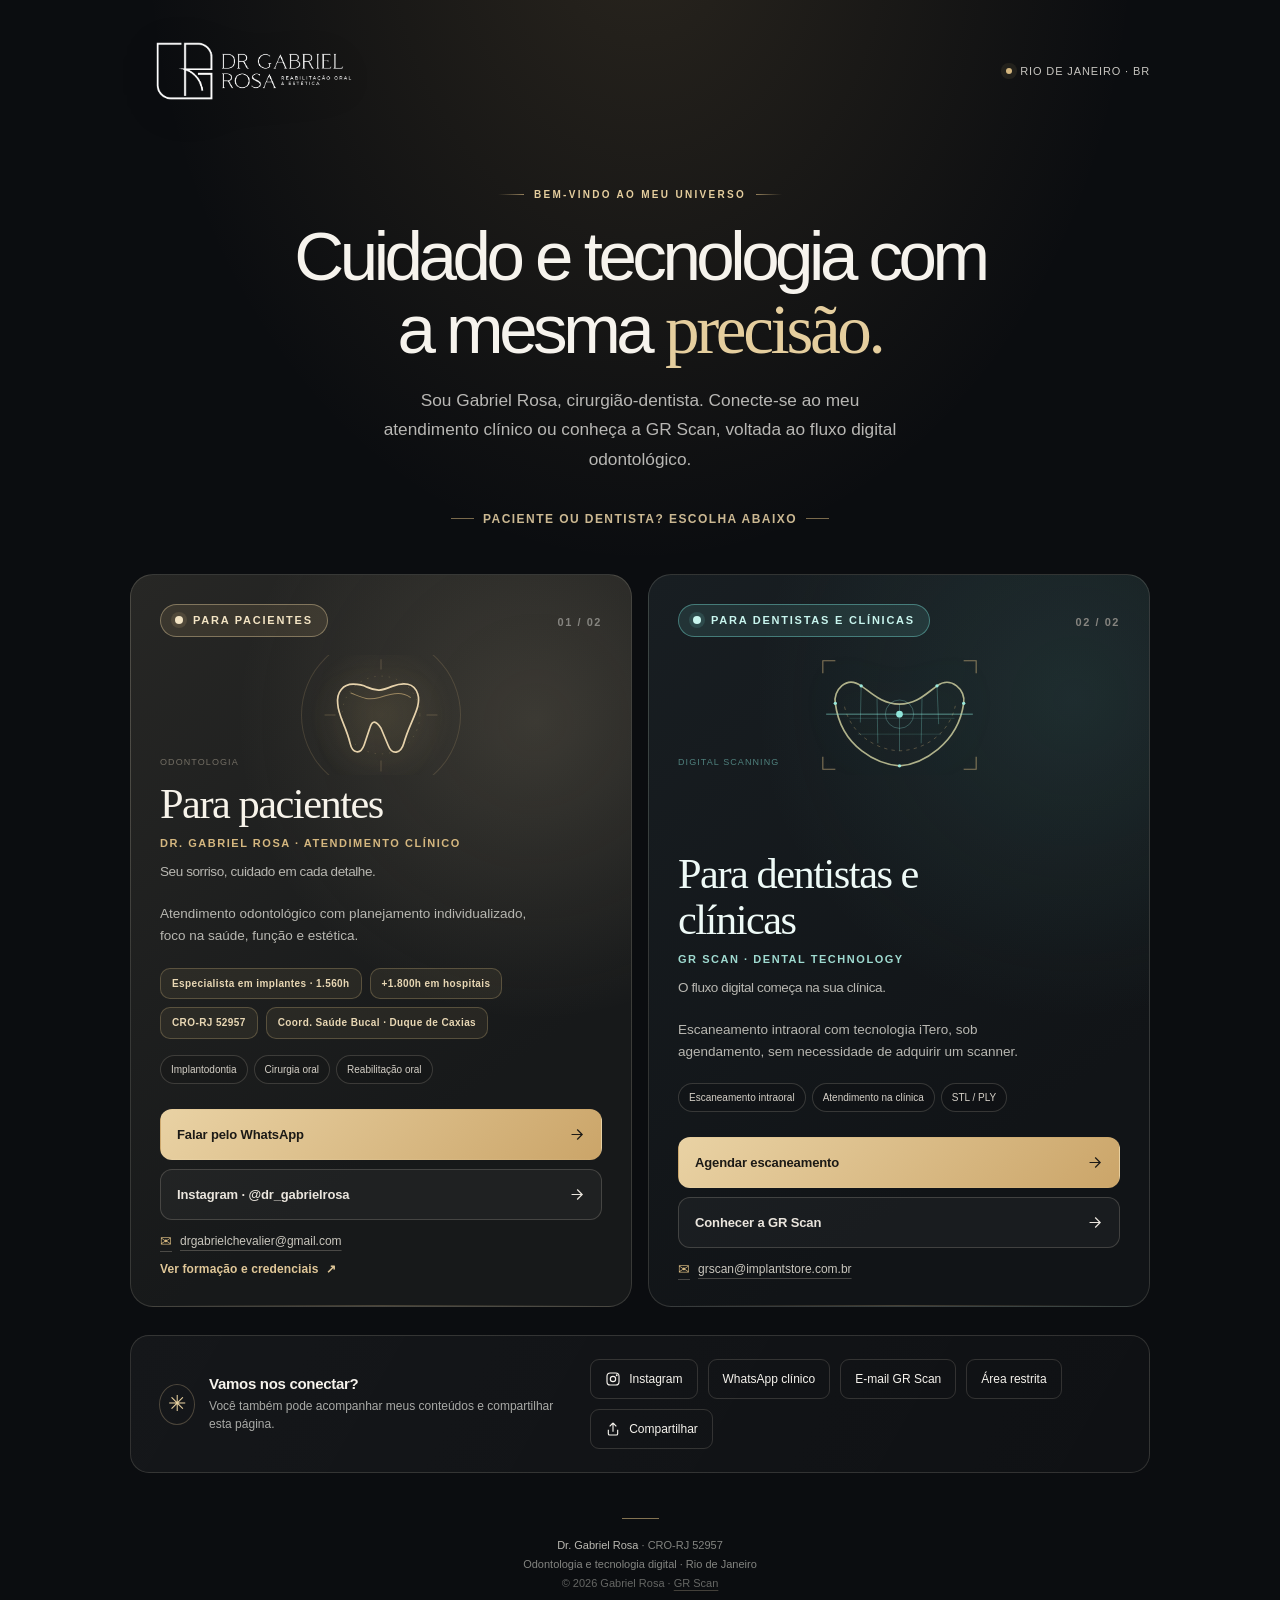
<file: index.html>
<!doctype html>
<html lang="pt-BR">
<head>
  <meta charset="utf-8">
  <meta name="viewport" content="width=device-width, initial-scale=1, viewport-fit=cover">
  <meta name="theme-color" content="#0b0d10">
  <meta name="description" content="Dr. Gabriel Rosa e GR Scan. Atendimento odontológico, cirurgia e reabilitação oral; escaneamento intraoral digital para clínicas no Rio de Janeiro.">
  <link rel="canonical" href="https://drgabrielrosa.implantstore.com.br/">
  <link rel="icon" href="favicon.ico" sizes="any">
  <meta property="og:type" content="website">
  <meta property="og:url" content="https://drgabrielrosa.implantstore.com.br/">
  <meta property="og:image" content="https://drgabrielrosa.implantstore.com.br/assets/img/brand/logo-horizontal.png">
  <meta property="og:title" content="Dr. Gabriel Rosa | GR Scan — Contatos e serviços">
  <meta property="og:description" content="Sua conexão com a odontologia e a tecnologia digital. Escolha atendimento odontológico ou escaneamento intraoral para sua clínica.">
  <title>Gabriel Rosa | Odontologia & GR Scan</title>
  <style>
    :root { color-scheme:dark; --bg:#0b0d10; --panel:#15171a; --panel2:#1d1e20; --txt:#f6f3ed; --muted:#a9aaa7; --gold:#d5b77f; --gold2:#e5ce9e; --line:rgba(225,215,197,.16); --teal:#70d6cd; --radius:23px; }
    *,*::before,*::after{box-sizing:border-box}
    html{scroll-behavior:smooth;scroll-padding-top:28px}
    body{margin:0;background:var(--bg);font-family:Inter,"Segoe UI",Arial,Helvetica,sans-serif;color:var(--txt);-webkit-font-smoothing:antialiased;min-width:320px}
    body::before{content:"";position:absolute;inset:0 0 auto;min-height:750px;pointer-events:none;background:radial-gradient(ellipse at 50% -12%,rgba(189,154,98,.17),transparent 55%);z-index:-1}
    a{color:inherit;text-decoration:none}button{font:inherit}button,a{-webkit-tap-highlight-color:transparent}
    :focus-visible{outline:2px solid #eccb91;outline-offset:4px}
    .wrap{width:min(100% - 44px,1020px);margin-inline:auto}
    .top{padding-top:35px;display:flex;align-items:center;justify-content:space-between;gap:12px}
    .identity{display:inline-flex;align-items:center;gap:11px;max-width:min(100%,520px)}
    .identity-logo{display:block;width:auto;height:clamp(52px,8.5vw,72px);object-fit:contain;object-position:left center;filter:drop-shadow(0 8px 18px rgba(0,0,0,.28))}
    .top-right{display:flex;align-items:center;gap:8px;color:#c7c5c0;font-size:11px;letter-spacing:.08em}.online{width:6px;height:6px;border-radius:50%;background:var(--gold);box-shadow:0 0 0 5px rgba(213,183,127,.09)}
    .intro{text-align:center;max-width:720px;margin:74px auto 48px}
    .eyebrow{display:inline-flex;align-items:center;gap:10px;color:var(--gold2);font-size:10px;letter-spacing:.23em;text-transform:uppercase;font-weight:650}
    .eyebrow::before,.eyebrow::after{content:"";height:1px;width:26px;background:linear-gradient(90deg,transparent,var(--gold));opacity:.65}.eyebrow::after{transform:rotate(180deg)}
    h1,h2,h3,p{margin:0}
    h1{font-size:clamp(2.55rem,5.4vw,5rem);font-weight:530;letter-spacing:-.065em;line-height:1.055;margin:20px auto 19px;max-width:750px}
    h1 em{font-style:normal;font-family:Georgia,"Times New Roman",serif;font-weight:400;letter-spacing:-.048em;color:var(--gold2)}
    .intro p{color:#b8b7b4;font-size:clamp(.94rem,1.9vw,1.08rem);line-height:1.7;max-width:515px;margin:auto}
    .hint{display:flex;justify-content:center;align-items:center;gap:9px;color:#cbb892;font-size:12px;letter-spacing:.12em;text-transform:uppercase;margin-top:38px;font-weight:650}
    .hint i{display:inline-block;width:23px;height:1px;background:rgba(213,183,127,.55)}
    .paths{display:grid;grid-template-columns:repeat(2,minmax(0,1fr));gap:16px;margin-bottom:28px}
    .path-card{position:relative;isolation:isolate;overflow:hidden;min-height:490px;border:1px solid var(--line);border-radius:var(--radius);padding:29px;display:flex;flex-direction:column;justify-content:space-between;transition:border-color .25s,transform .35s,box-shadow .35s}
    .path-card:hover{transform:translateY(-4px);box-shadow:0 28px 60px rgba(0,0,0,.25);border-color:rgba(229,206,158,.32)}
    .clinical{background:radial-gradient(circle at 81% 20%,rgba(205,187,152,.17),transparent 42%),linear-gradient(145deg,#272725,#17191a 70%)}
    .digital{background:radial-gradient(circle at 85% 17%,rgba(86,158,153,.15),transparent 43%),linear-gradient(145deg,#181e22,#111417 75%)}
    .path-card::after{content:"";position:absolute;left:29px;right:29px;bottom:0;height:1px;background:linear-gradient(90deg,transparent,rgba(211,185,137,.27),transparent)}
    .card-top{position:relative;z-index:2}
    .audience-head{display:flex;align-items:flex-start;justify-content:space-between;gap:12px;margin-bottom:18px}
    .audience-label{display:inline-flex;align-items:center;gap:10px;padding:10px 14px;border-radius:999px;border:1px solid rgba(229,206,158,.42);background:rgba(213,183,127,.12);color:#f3e4c4;font-size:11px;font-weight:700;letter-spacing:.16em;text-transform:uppercase;line-height:1}
    .audience-label::before{content:"";width:8px;height:8px;border-radius:50%;background:currentColor;box-shadow:0 0 0 4px rgba(213,183,127,.14)}
    .digital .audience-label{border-color:rgba(112,214,205,.45);background:rgba(112,214,205,.12);color:#c8f5ee}
    .digital .audience-label::before{box-shadow:0 0 0 4px rgba(112,214,205,.14)}
    .audience-num{color:#85847f;font-size:11px;font-weight:600;letter-spacing:.14em;text-transform:uppercase;padding-top:12px;white-space:nowrap}
    .card-visual{height:120px;position:relative;display:flex;align-items:center;justify-content:center;overflow:hidden;user-select:none;margin-bottom:6px}
    .clinical .card-visual::before{content:"";width:160px;height:160px;position:absolute;border:1px solid rgba(213,183,127,.18);border-radius:50%;background:radial-gradient(circle,rgba(214,184,122,.12),transparent 65%)}
    .card-visual svg{position:relative;z-index:1;width:132px;height:132px;max-width:50%;overflow:visible}
    .clinical .card-visual svg{filter:drop-shadow(0 9px 17px rgba(213,183,127,.18))}
    .digital .card-visual svg{width:175px;max-width:65%;filter:drop-shadow(0 0 20px rgba(95,209,194,.13))}
    .visual-corner{position:absolute;color:rgba(227,214,191,.42);font-size:9px;letter-spacing:.12em;text-transform:uppercase;bottom:8px;left:0}
    .digital .visual-corner{color:rgba(125,211,202,.55)}
    .card-content{position:relative;z-index:2}
    .audience-title{font-family:Georgia,"Times New Roman",serif;font-size:clamp(1.95rem,3.4vw,2.65rem);font-weight:500;letter-spacing:-.035em;line-height:1.08;max-width:360px;color:#f7f3ea;margin:0 0 10px}
    .digital .audience-title{color:#eefaf7}
    .card-kicker{font-size:11px;letter-spacing:.14em;text-transform:uppercase;color:var(--gold);font-weight:650;margin-bottom:10px}
    .digital .card-kicker{color:#9fdad0}
    .card-lead{font-size:clamp(1.05rem,2.1vw,1.28rem);font-weight:520;letter-spacing:-.03em;line-height:1.35;max-width:360px;color:#d9d4cb;margin:0}
    .card-content p{color:#b8b7b1;line-height:1.65;font-size:13.5px;margin:12px 0 20px;max-width:370px;min-height:unset}
    .trust-strip{display:flex;flex-wrap:wrap;gap:8px;margin:0 0 16px}
    .trust-strip span{display:inline-flex;align-items:center;padding:8px 11px;border-radius:10px;border:1px solid rgba(213,183,127,.28);background:rgba(213,183,127,.08);color:#e8d7b4;font-size:10px;font-weight:650;letter-spacing:.04em;line-height:1.35}
    .services{display:flex;flex-wrap:wrap;gap:6px;margin-bottom:25px}
    .services span{border:1px solid rgba(222,211,194,.19);background:rgba(0,0,0,.1);padding:8px 10px;font-size:10px;color:#d5d0c7;border-radius:999px}
    .actions{display:flex;flex-direction:column;gap:9px}
    .btn{display:flex;align-items:center;justify-content:space-between;gap:12px;padding:15px 16px;min-height:51px;font-size:13px;letter-spacing:-.01em;font-weight:620;border-radius:12px;border:1px solid transparent;transition:background .22s,transform .22s,border-color .22s,color .22s}
    .btn:active{transform:scale(.985)}
    .btn-primary{color:#1c1a16;background:linear-gradient(135deg,#e9d2a4,#cba569)}.btn-primary:hover{background:linear-gradient(135deg,#f1dbb3,#ddbd84)}
    .btn-secondary{color:#eae5dd;background:rgba(255,255,255,.035);border-color:rgba(225,215,197,.2)}.btn-secondary:hover{background:rgba(255,255,255,.085);border-color:rgba(225,215,197,.4)}
    .btn svg{width:17px;height:17px;flex:none;transition:transform .2s}.btn:hover svg{transform:translateX(3px)}
    .mail-link{align-self:flex-start;display:inline-flex;align-items:center;gap:8px;margin:4px 0 0;color:#c9c6bd;text-decoration:underline;text-decoration-color:rgba(225,215,197,.25);text-underline-offset:5px;font-size:12px;overflow-wrap:anywhere;transition:color .2s}.mail-link:hover{color:#f2dfbb}.mail-link span{font-size:14px;color:var(--gold)}
    .quick{border:1px solid var(--line);background:linear-gradient(120deg,rgba(255,255,255,.045),rgba(255,255,255,.018));border-radius:19px;padding:23px 28px;display:flex;align-items:center;justify-content:space-between;gap:20px}
    .quick .quick-copy{display:flex;align-items:center;gap:14px}
    .quick-icon{width:41px;height:41px;display:grid;place-items:center;border:1px solid rgba(227,199,151,.27);color:var(--gold2);border-radius:50%;font-size:22px}
    .quick h3{font-size:15px;letter-spacing:-.02em;font-weight:550}.quick p{font-size:12px;color:var(--muted);margin-top:5px;line-height:1.5}
    .mini-links{display:flex;flex-wrap:wrap;gap:10px}.mini-link{display:inline-flex;gap:8px;align-items:center;padding:11px 14px;border:1px solid rgba(225,215,197,.17);border-radius:9px;font-size:12px;transition:background .2s}.mini-link:hover{background:rgba(255,255,255,.08)}.mini-link svg{width:16px;height:16px}
    footer{padding:45px 0 37px;text-align:center}.footer-line{width:37px;height:1px;margin:0 auto 17px;background:var(--gold);opacity:.6}footer p{font-size:11px;color:#838480;line-height:1.7}footer a{text-decoration:underline;text-decoration-color:#565249;text-underline-offset:3px}footer b{color:#bbb9b2;font-weight:500}
    .reveal{opacity:1;transform:none}.reveal.show{opacity:1;transform:none}
    .toast{position:fixed;z-index:100;bottom:calc(22px + env(safe-area-inset-bottom));left:50%;transform:translate(-50%,15px);opacity:0;pointer-events:none;background:#f3ead8;color:#191919;border-radius:50px;padding:12px 18px;font-size:12px;box-shadow:0 12px 34px rgba(0,0,0,.4);transition:opacity .25s,transform .25s}.toast.show{opacity:1;transform:translate(-50%,0)}
    @media(max-width:760px){.wrap{width:min(100% - 36px,540px)}.top{padding-top:23px}.identity{max-width:min(78vw,340px)}.identity-logo{height:clamp(44px,11vw,58px)}.top-right{font-size:10px}.intro{margin:65px auto 35px}.intro h1{font-size:clamp(2.65rem,10vw,4.2rem);margin:17px auto}.intro p{max-width:360px;line-height:1.65}.hint{margin-top:28px;font-size:11px}.paths{grid-template-columns:1fr;gap:13px}.path-card{min-height:unset;padding:25px}.audience-title{font-size:clamp(1.85rem,7vw,2.35rem)}.card-visual{height:108px}.quick{flex-direction:column;align-items:stretch;gap:17px;padding:23px}.mini-links{display:grid;grid-template-columns:1fr 1fr}.mini-link{justify-content:center}footer{padding:38px 0}.eyebrow{font-size:9px}}
    @media(max-width:385px){.wrap{width:min(100% - 28px,540px)}.intro{margin-top:52px}.intro h1{font-size:2.55rem}.path-card{padding:22px}.audience-label{font-size:10px;padding:9px 12px}.mini-links{grid-template-columns:1fr}}
    @media(prefers-reduced-motion:reduce){*,*::before,*::after{scroll-behavior:auto!important;animation-duration:.01ms!important;transition-duration:.01ms!important}.reveal{opacity:1;transform:none}}
      .site-details-link{display:inline-flex;align-items:center;gap:7px;align-self:flex-start;color:#e0c798;font-size:12px;font-weight:600;letter-spacing:.01em;text-underline-offset:4px;line-height:1.4;margin-top:3px;transition:color .2s}
    .site-details-link:hover,.site-details-link:focus-visible{color:#fff2d2}
  </style>
</head>
<body>
  <main class="wrap">
    <header class="top" aria-label="Cabeçalho da página">
      <a href="#inicio" class="identity" aria-label="Dr Gabriel Rosa — Reabilitação Oral & Estética">
        <img class="identity-logo" src="assets/img/brand/logo-horizontal-on-dark.png" width="420" height="122" alt="Dr Gabriel Rosa — Reabilitação Oral & Estética" decoding="async">
      </a>
      <span class="top-right"><span class="online" aria-hidden="true"></span> RIO DE JANEIRO · BR</span>
    </header>

    <section class="intro reveal" id="inicio" aria-labelledby="hero-title">
      <span class="eyebrow">Bem-vindo ao meu universo</span>
      <h1 id="hero-title">Cuidado e tecnologia com a mesma <em>precisão.</em></h1>
      <p>Sou Gabriel Rosa, cirurgião-dentista. Conecte-se ao meu atendimento clínico ou conheça a GR Scan, voltada ao fluxo digital odontológico.</p>
      <div class="hint"><i></i>Paciente ou dentista? Escolha abaixo<i></i></div>
    </section>

    <section class="paths" aria-label="Escolha: paciente ou dentista">
      <article class="path-card clinical reveal" id="odontologia" aria-labelledby="clinical-title">
        <div class="card-top">
          <div class="audience-head">
            <span class="audience-label">Para pacientes</span>
            <span class="audience-num">01 / 02</span>
          </div>
          <div class="card-visual" aria-hidden="true">
            <svg viewBox="0 0 180 180" fill="none" xmlns="http://www.w3.org/2000/svg">
              <circle cx="90" cy="90" r="53" stroke="#d5b77f" stroke-opacity=".26" stroke-dasharray="2 8" />
              <path d="M52 48 C39 48 29 58 31 75 C32 92 42 104 48 129 C51 142 62 145 67 131 L75 107 C78 97 83 97 90 108 L100 132 C105 145 117 143 121 129 C129 99 146 79 140 61 C135 46 121 45 105 51 C91 57 84 58 71 52 C65 49 58 48 52 48Z" stroke="#e7d3ac" stroke-width="2.3" stroke-linejoin="round" />
              <path d="M49 60 C62 65 70 71 88 66 C110 59 120 59 130 66" stroke="#d5b77f" stroke-opacity=".62" stroke-width="1.4" stroke-linecap="round" />
              <path d="M13 90H28M152 90H167M90 14V28M90 152V167" stroke="#d5b77f" stroke-opacity=".35"/>
            </svg>
            <span class="visual-corner">ODONTOLOGIA</span>
          </div>
        </div>
        <div class="card-content">
          <h2 id="clinical-title" class="audience-title">Para pacientes</h2>
          <div class="card-kicker">Dr. Gabriel Rosa · Atendimento clínico</div>
          <p class="card-lead">Seu sorriso, cuidado em cada detalhe.</p>
          <p>Atendimento odontológico com planejamento individualizado, foco na saúde, função e estética.</p>
          <div class="trust-strip" aria-label="Credenciais em resumo">
            <span>Especialista em implantes · 1.560h</span>
            <span>+1.800h em hospitais</span>
            <span>CRO-RJ 52957</span>
            <span>Coord. Saúde Bucal · Duque de Caxias</span>
          </div>
          <div class="services" aria-label="Áreas de atuação"><span>Implantodontia</span><span>Cirurgia oral</span><span>Reabilitação oral</span></div>
          <div class="actions">
            <a id="dental-contact" class="btn btn-primary" href="https://wa.me/5521967329133" target="_blank" rel="noopener noreferrer" aria-label="Falar com o Dr. Gabriel pelo WhatsApp"><span>Falar pelo WhatsApp</span><svg viewBox="0 0 24 24" fill="none" stroke="currentColor" stroke-width="1.7" aria-hidden="true"><path d="M5 12h14M13 5l7 7-7 7"/></svg></a>
            <a class="btn btn-secondary" id="dental-social" href="https://www.instagram.com/dr_gabrielrosa/" target="_blank" rel="noopener noreferrer"><span>Instagram · @dr_gabrielrosa</span><svg viewBox="0 0 24 24" fill="none" stroke="currentColor" stroke-width="1.7" aria-hidden="true"><path d="M5 12h14M13 5l7 7-7 7"/></svg></a>
            <a class="mail-link" id="dental-email" href="mailto:drgabrielchevalier@gmail.com?subject=Contato%20pelo%20Instagram" aria-label="Enviar e-mail para o consultório do Dr. Gabriel"><span>✉</span> drgabrielchevalier@gmail.com</a>
            <a class="site-details-link" href="home.php#credenciais" aria-label="Ver credenciais e formação do Dr. Gabriel">Ver formação e credenciais <span aria-hidden="true">↗</span></a>
          </div>
        </div>
      </article>

      <article class="path-card digital reveal" id="gr-scan" aria-labelledby="scan-title">
        <div class="card-top">
          <div class="audience-head">
            <span class="audience-label">Para dentistas e clínicas</span>
            <span class="audience-num">02 / 02</span>
          </div>
          <div class="card-visual" aria-hidden="true">
            <svg viewBox="0 0 210 156" xmlns="http://www.w3.org/2000/svg" fill="none">
              <defs><linearGradient id="scan" x1="10" y1="130" x2="190" y2="30"><stop stop-color="#bd9e6d"/><stop offset="1" stop-color="#8ae8dc"/></linearGradient></defs>
              <path d="M28 64 C35 118 80 137 105 139 C132 137 175 113 182 64 C185 48 167 31 150 43 C135 54 125 65 105 65 C84 65 72 52 59 43 C41 30 25 49 28 64Z" stroke="url(#scan)" stroke-width="2" />
              <path d="M39 68 C47 102 78 120 105 121 C134 120 164 102 172 67" stroke="#d5b77f" stroke-opacity=".38" stroke-dasharray="4 5"/>
              <path d="M59 43L58 87M78 58L79 112M105 65V121M132 58L131 112M150 43L152 89" stroke="#8ae8dc" stroke-opacity=".33"/>
              <path d="M45 82L171 82M55 101L155 101" stroke="#8ae8dc" stroke-opacity=".19"/>
              <path d="M17 77H193" stroke="#8ae8dc" stroke-opacity=".67" stroke-width="1"/><circle cx="105" cy="77" r="4" fill="#90e6db"/><circle cx="105" cy="77" r="17" stroke="#90e6db" stroke-opacity=".35"/>
              <path d="M13 28V13H28M197 28V13H182M13 128V143H28M197 128V143H182" stroke="#d5b77f" stroke-opacity=".58" stroke-width="1.3"/>
              <g fill="#9ae8db"><circle cx="28" cy="64" r="2"/><circle cx="59" cy="43" r="2"/><circle cx="105" cy="139" r="2"/><circle cx="150" cy="43" r="2"/><circle cx="182" cy="64" r="2"/></g>
            </svg>
            <span class="visual-corner">DIGITAL SCANNING</span>
          </div>
        </div>
        <div class="card-content">
          <h2 id="scan-title" class="audience-title">Para dentistas e clínicas</h2>
          <div class="card-kicker">GR Scan · Dental Technology</div>
          <p class="card-lead">O fluxo digital começa na sua clínica.</p>
          <p>Escaneamento intraoral com tecnologia iTero, sob agendamento, sem necessidade de adquirir um scanner.</p>
          <div class="services" aria-label="Diferenciais"><span>Escaneamento intraoral</span><span>Atendimento na clínica</span><span>STL / PLY</span></div>
          <div class="actions">
            <a id="scan-booking" class="btn btn-primary" href="https://grscan.implantstore.com.br/#agendar" target="_blank" rel="noopener noreferrer"><span>Agendar escaneamento</span><svg viewBox="0 0 24 24" fill="none" stroke="currentColor" stroke-width="1.7" aria-hidden="true"><path d="M5 12h14M13 5l7 7-7 7"/></svg></a>
            <a id="scan-website" class="btn btn-secondary" href="https://grscan.implantstore.com.br/" target="_blank" rel="noopener noreferrer"><span>Conhecer a GR Scan</span><svg viewBox="0 0 24 24" fill="none" stroke="currentColor" stroke-width="1.7" aria-hidden="true"><path d="M5 12h14M13 5l7 7-7 7"/></svg></a>
            <a class="mail-link" id="scan-email" href="mailto:grscan@implantstore.com.br?subject=Contato%20GR%20Scan%20-%20Cl%C3%ADnica" aria-label="Enviar e-mail para GR Scan"><span>✉</span> grscan@implantstore.com.br</a>
          </div>
        </div>
      </article>
    </section>

    <aside class="quick reveal" aria-label="Links e redes sociais">
      <div class="quick-copy">
        <div class="quick-icon" aria-hidden="true">✳</div>
        <div><h3>Vamos nos conectar?</h3><p>Você também pode acompanhar meus conteúdos e compartilhar esta página.</p></div>
      </div>
      <div class="mini-links">
        <a id="footer-instagram" class="mini-link" href="https://www.instagram.com/dr_gabrielrosa/" target="_blank" rel="noopener noreferrer" aria-label="Instagram do Dr. Gabriel Rosa"><svg viewBox="0 0 24 24" fill="none" stroke="currentColor" stroke-width="1.7" aria-hidden="true"><rect x="3" y="3" width="18" height="18" rx="5"/><circle cx="12" cy="12" r="4"/><path d="M17.6 6.4h.01" stroke-width="2.8" stroke-linecap="round"/></svg> Instagram</a>
        <a id="footer-dental-wa" class="mini-link" href="https://wa.me/5521967329133" target="_blank" rel="noopener noreferrer" aria-label="WhatsApp do consultório">WhatsApp clínico</a>
        <a id="footer-scan-email" class="mini-link" href="mailto:grscan@implantstore.com.br" aria-label="E-mail da GR Scan">E-mail GR Scan</a>
        <a class="mini-link" href="login.php" aria-label="Entrar na área restrita do sistema de gestão odontológica">Área restrita</a>
        <button id="share" class="mini-link" type="button" style="background:transparent;color:inherit;cursor:pointer"><svg viewBox="0 0 24 24" fill="none" stroke="currentColor" stroke-width="1.7" aria-hidden="true"><path d="M12 16V3m0 0L7 8m5-5 5 5"/><path d="M5 13v6a2 2 0 0 0 2 2h10a2 2 0 0 0 2-2v-6"/></svg> Compartilhar</button>
      </div>
    </aside>

    <footer>
      <div class="footer-line"></div>
      <p><b>Dr. Gabriel Rosa</b> · CRO-RJ 52957<br>Odontologia e tecnologia digital · Rio de Janeiro<br><span style="opacity:.75">© <span id="year">2026</span> Gabriel Rosa · <a href="https://grscan.implantstore.com.br/" target="_blank" rel="noopener noreferrer">GR Scan</a></span></p>
    </footer>
  </main>
  <div id="toast" class="toast" role="status" aria-live="polite">Link copiado</div>
  <script>
    /* CONTATOS CONFIRMADOS. WhatsApp GR Scan não informado: contato por e-mail ou pelo site. */
    const CONFIG = {
      whatsappDentista: "5521967329133",
      whatsappGRScan: "",
      emailDentista: "drgabrielchevalier@gmail.com",
      emailGRScan: "grscan@implantstore.com.br",
      instagram: "https://www.instagram.com/dr_gabrielrosa/",
      siteGRScan: "https://grscan.implantstore.com.br/"
    };
    function getWhatsappLink(number, message) {
      const digits = (number || "").replace(/\D/g, "");
      return digits.length >= 12 && digits.length <= 13
        ? "https://wa.me/" + digits + "?text=" + encodeURIComponent(message)
        : null;
    }
    function setLink(id, href) { const node=document.getElementById(id); if(node && href) node.href=href; }
    const dentistWA = getWhatsappLink(CONFIG.whatsappDentista, "Olá, Dr. Gabriel! Vim pelo link do Instagram e gostaria de informações sobre atendimento odontológico.");
    const scanWA = getWhatsappLink(CONFIG.whatsappGRScan, "Olá! Vim pelo link da bio e gostaria de informações sobre o serviço de escaneamento intraoral da GR Scan.");
    const dentistCTA=document.getElementById('dental-contact');
    if(dentistWA){dentistCTA.href=dentistWA;dentistCTA.querySelector('span').textContent='Falar pelo WhatsApp';dentistCTA.setAttribute('aria-label','Falar com Dr. Gabriel pelo WhatsApp');}
    else {setLink('dental-contact',CONFIG.instagram);dentistCTA.querySelector('span').textContent='Conversar pelo Instagram';dentistCTA.setAttribute('aria-label','Conversar com Dr. Gabriel pelo Instagram');}
    setLink('dental-social',CONFIG.instagram);setLink('footer-instagram',CONFIG.instagram);
    setLink('dental-email','mailto:'+CONFIG.emailDentista+'?subject='+encodeURIComponent('Contato pelo Instagram'));
    setLink('scan-email','mailto:'+CONFIG.emailGRScan+'?subject='+encodeURIComponent('Contato GR Scan - Clínica'));
    setLink('footer-dental-wa',dentistWA);setLink('footer-scan-email','mailto:'+CONFIG.emailGRScan);
    const scanBase=CONFIG.siteGRScan.replace(/\/#.*$/,'').replace(/\/$/,'')+'/';
    setLink('scan-booking',scanWA || (scanBase+'#agendar'));setLink('scan-website',scanBase);
    if(scanWA)document.querySelector('#scan-booking span').textContent='Falar com a GR Scan';
    document.getElementById('year').textContent=new Date().getFullYear();
    const els=[...document.querySelectorAll('.reveal')];
    if('IntersectionObserver' in window && !matchMedia('(prefers-reduced-motion: reduce)').matches){
      const obs=new IntersectionObserver(entries=>entries.forEach(item=>{if(item.isIntersecting){item.target.classList.add('show');obs.unobserve(item.target);}}),{threshold:.07});els.forEach(el=>obs.observe(el));
    }else els.forEach(el=>el.classList.add('show'));
    const toast=document.getElementById('toast');let toastTimer;
    function feedback(message){toast.textContent=message;toast.classList.add('show');clearTimeout(toastTimer);toastTimer=setTimeout(()=>toast.classList.remove('show'),2200);}
    document.getElementById('share').addEventListener('click',async()=>{const data={title:'Dr. Gabriel Rosa | GR Scan',text:'Atendimento odontológico e escaneamento intraoral digital.',url:location.href};try{if(navigator.share){await navigator.share(data);return;}if(navigator.clipboard){await navigator.clipboard.writeText(location.href);feedback('Link copiado');return;}feedback('Copie o endereço desta página');}catch(e){if(e.name!=='AbortError')feedback('Copie o endereço desta página');}});
  </script>
</body>
</html>
</file>
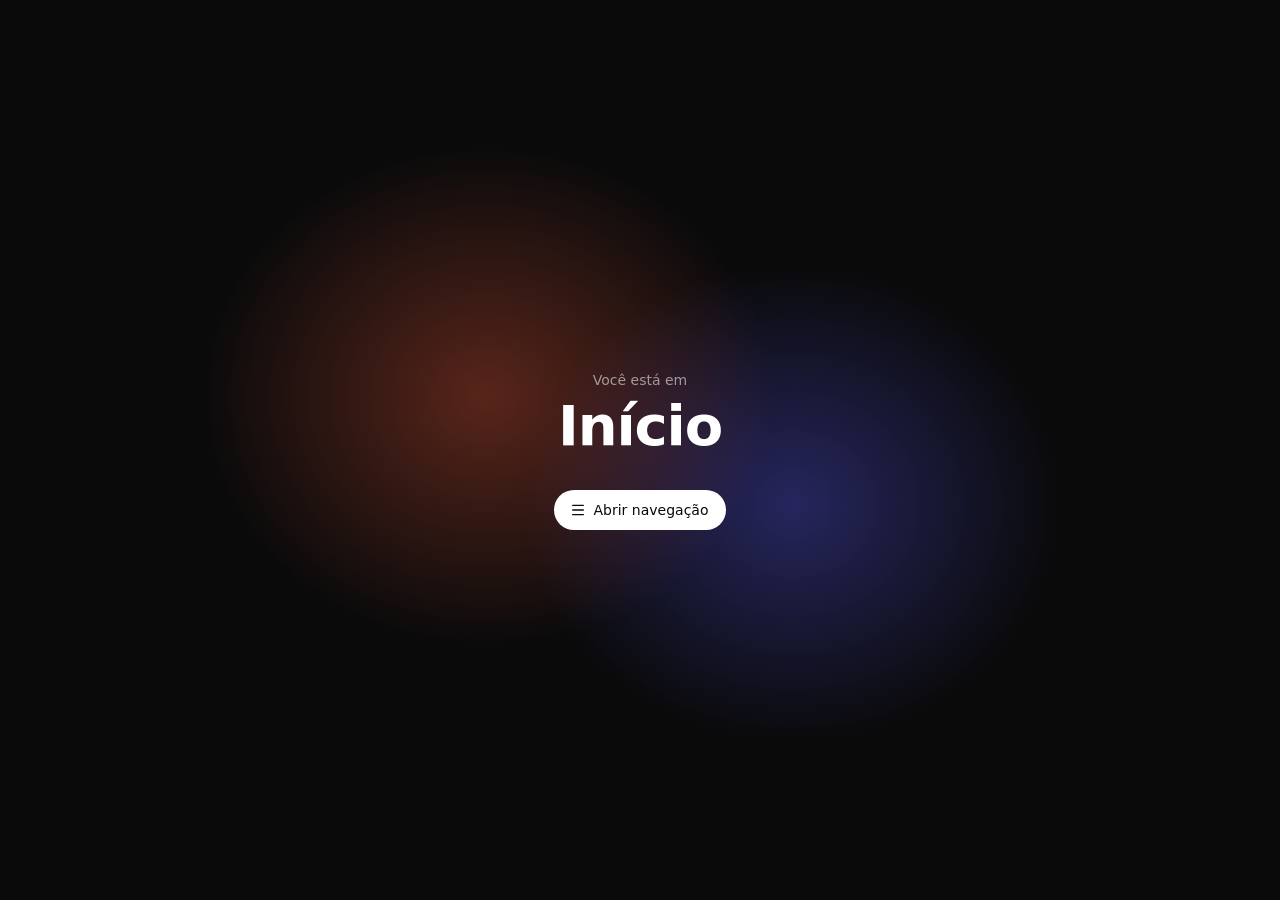
<file: circular-navigation.html>
<!doctype html>
<html lang="pt-BR">
<head>
<meta charset="utf-8">
<meta name="viewport" content="width=device-width,initial-scale=1,viewport-fit=cover">
<meta name="robots" content="noindex,nofollow">
<title>Navegação circular — demo</title>
<link rel="icon" href="favicon.ico" sizes="any">
<style>
html, body { margin: 0; padding: 0; background: #0a0a0b; }
.cnav-demo {
  display: flex;
  flex-direction: column;
  align-items: center;
  justify-content: center;
  box-sizing: border-box;
  width: 100%;
  min-height: 100svh;
  margin: 0;
  padding: 32px;
  overflow: hidden;
  background:
    radial-gradient(32% 40% at 38% 44%, rgba(255, 94, 58, .32), transparent 70%),
    radial-gradient(30% 38% at 62% 56%, rgba(91, 91, 255, .34), transparent 70%),
    #0a0a0b;
  font-family: ui-sans-serif, system-ui, -apple-system, "SF Pro Text", "Segoe UI", Roboto, "Helvetica Neue", Arial, sans-serif;
  color: #fff;
  text-align: center;
  -webkit-font-smoothing: antialiased;
  -moz-osx-font-smoothing: grayscale;
}
.cnav-demo__eyebrow { margin: 0; font-size: 14px; font-weight: 400; line-height: 20px; color: rgba(255, 255, 255, .55); }
.cnav-demo__title {
  margin: 4px 0 32px;
  font-family: inherit;
  font-size: 56px;
  font-weight: 600;
  line-height: 64px;
  letter-spacing: -.02em;
  color: #fff;
}
.cnav-demo__open {
  display: inline-flex;
  align-items: center;
  gap: 8px;
  height: 40px;
  margin: 0;
  padding: 0 18px 0 16px;
  border: 0;
  border-radius: 999px;
  background: #fff;
  color: #0a0a0b;
  font-family: inherit;
  font-size: 14px;
  font-weight: 500;
  line-height: 20px;
  cursor: pointer;
  -webkit-appearance: none;
  appearance: none;
  transition: background-color .2s, scale .2s;
}
.cnav-demo__open:hover { background: rgba(255, 255, 255, .88); }
.cnav-demo__open:active { scale: .97; }
.cnav-demo__open:focus-visible { outline: 2px solid #fff; outline-offset: 3px; }
.cnav-demo__icon { display: block; width: 16px; height: 16px; }

/* o anel branco que se abre em volta do botão e some, a cada 2 s, até o menu abrir pela primeira vez */
@keyframes cnav-demo-pulse {
  0% { box-shadow: 0 0 0 0 rgba(255, 255, 255, .5); }
  70% { box-shadow: 0 0 0 16px rgba(255, 255, 255, 0); }
  100% { box-shadow: 0 0 0 16px rgba(255, 255, 255, 0); }
}
.cnav-demo__open.is-pulsing { animation: cnav-demo-pulse 2s cubic-bezier(.4, 0, .6, 1) infinite; }
@media (prefers-reduced-motion: reduce) { .cnav-demo__open.is-pulsing { animation: none; } }
</style>
</head>
<body>
  <main class="cnav-demo">
    <p class="cnav-demo__eyebrow">Você está em</p>
    <h1 class="cnav-demo__title" id="cnavDemoTitle">Início</h1>
    <button type="button" class="cnav-demo__open is-pulsing" id="cnavDemoOpen" aria-haspopup="dialog" aria-expanded="false">
      Abrir navegação
    </button>
  </main>

  <script src="assets/js/circular-navigation.js?v=1"></script>
  <script>
  (function () {
    var navItems = [
      { name: 'Início', icon: 'house', href: '#inicio' },
      { name: 'Filmes', icon: 'film', href: '#filmes' },
      { name: 'Música', icon: 'music', href: '#musica' },
      { name: 'Esportes', icon: 'trophy', href: '#esportes' },
      { name: 'Notícias', icon: 'file-text', href: '#noticias' },
      { name: 'Ajustes', icon: 'settings', href: '#ajustes' },
      { name: 'Busca', icon: 'search', href: '#busca' }
    ];
    var title = document.getElementById('cnavDemoTitle');
    var btn = document.getElementById('cnavDemoOpen');
    btn.insertBefore(CircularNavigation.icon('menu', 'cnav-demo__icon'), btn.firstChild);

    var nav = CircularNavigation.create({
      navItems: navItems,
      activeHref: navItems[0].href,
      onNavigate: function (item, event) {
        // troca a seção sem sair da página, como faria o router de um projeto
        event.preventDefault();
        title.textContent = item.name;
        nav.setActive(item.href);
      },
      onToggle: function (open) {
        btn.setAttribute('aria-expanded', String(open));
        if (open) btn.classList.remove('is-pulsing');
      }
    });
    btn.addEventListener('click', nav.toggle);
  })();
  </script>
</body>
</html>
</file>
